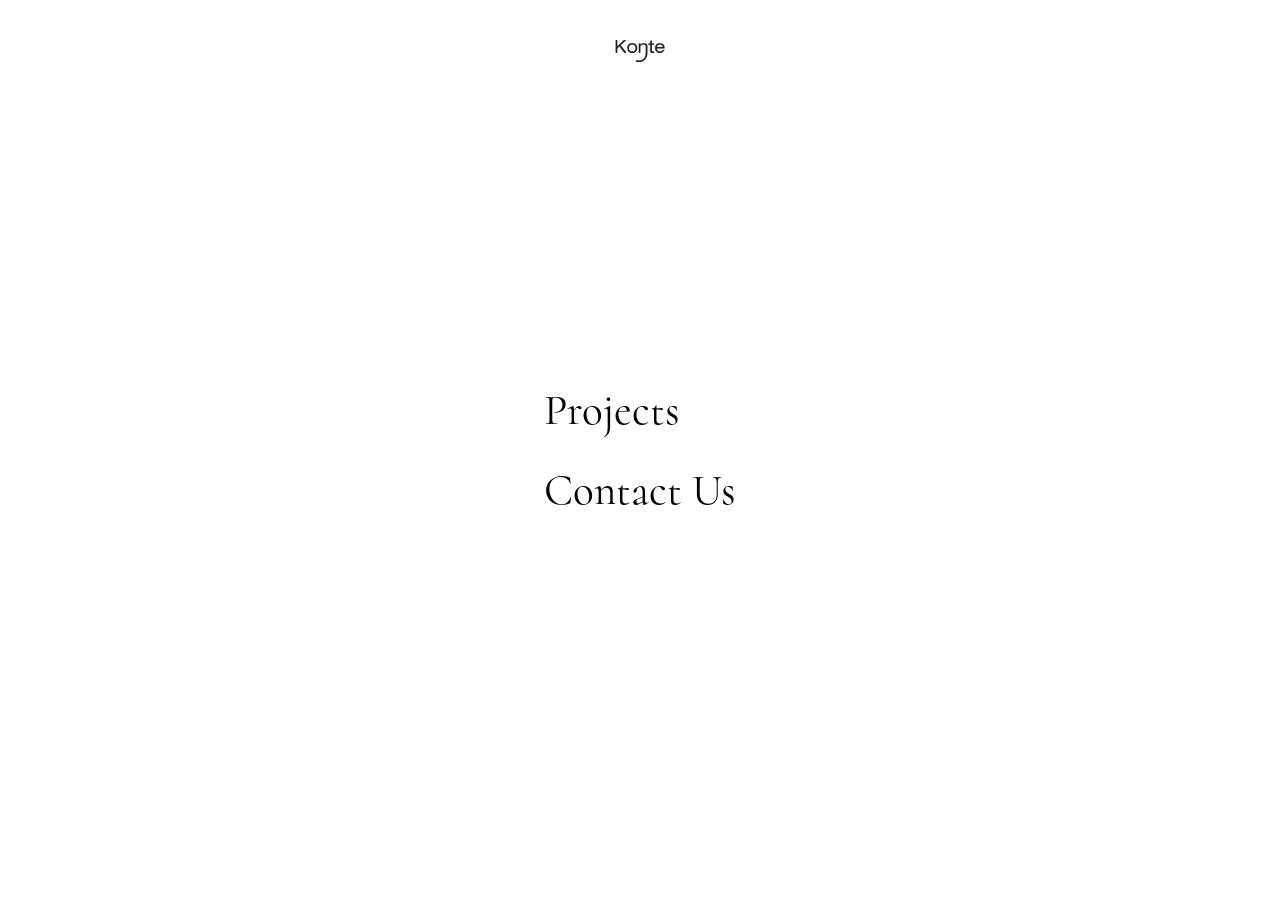
<file: index.html>
<!DOCTYPE html>
<html lang="ko">
<head>
    <meta charset="UTF-8">
    <meta name="viewport" content="width=device-width, initial-scale=1.0">
    <title>Konte Studio</title>
    <link rel="preconnect" href="https://fonts.googleapis.com">
    <link rel="preconnect" href="https://fonts.gstatic.com" crossorigin>
    <link rel="stylesheet" href="style.css">
    <link href="https://fonts.googleapis.com/css2?family=Libre+Baskerville:ital,wght@0,400;0,700;1,400&display=swap" rel="stylesheet">
    <script src="enhance.js" defer></script>
</head>
<body class="home-body">
    <div class="emblem">
        <img decoding="async" src="logo.jpg" alt="Konte Emblem">
    </div>
    <div class="container">
        <nav class="main-menu">
            <ul>
                <li><a href="space.html">Projects</a></li>
                <li><a href="contact.html">Contact Us</a></li>
            </ul>
        </nav>
    </div>
</body>
</html>
</file>
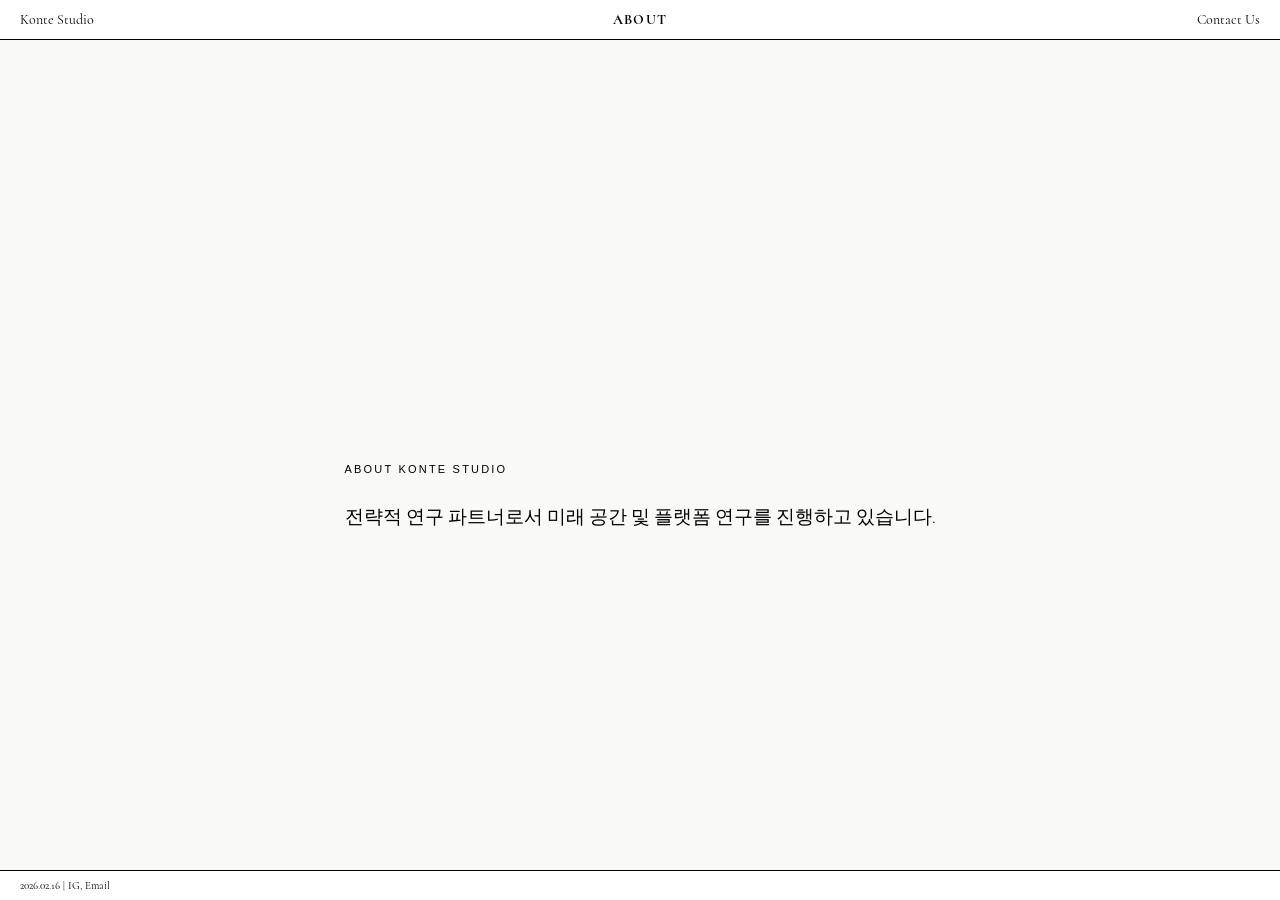
<file: about.html>
<!DOCTYPE html>
<html lang="ko">
<head>
    <meta charset="UTF-8">
    <meta name="viewport" content="width=device-width, initial-scale=1.0">
    <title>About - Konte Studio</title>
    <link rel="preconnect" href="https://fonts.googleapis.com">
    <link rel="preconnect" href="https://fonts.gstatic.com" crossorigin>
    <link rel="stylesheet" href="style.css">
    <link href="https://fonts.googleapis.com/css2?family=Libre+Baskerville:ital,wght@0,400;0,700;1,400&display=swap" rel="stylesheet">
    <script src="enhance.js" defer></script>
</head>
<body class="contact-body">
    <header class="header">
        <div class="left"><a href="index.html" class="logo-text">Konte Studio</a></div>
        <div class="center">About</div>
        <div class="right"><a href="contact.html">Contact Us</a></div>
    </header>
    <div class="contact-container" style="padding-top: 100px;">
        <div class="contact-section" style="max-width: 600px; margin: 0 auto; text-align: left;">
            <h3 class="contact-label">ABOUT KONTE STUDIO</h3>
            <p class="contact-info" style="font-size: 1.2rem; line-height: 1.6;">전략적 연구 파트너로서 미래 공간 및 플랫폼 연구를 진행하고 있습니다.</p>
        </div>
    </div>
    <footer class="footer" style="width: 100%;">
        2026.02.16 | IG, Email
    </footer>
</body>
</html>
</file>
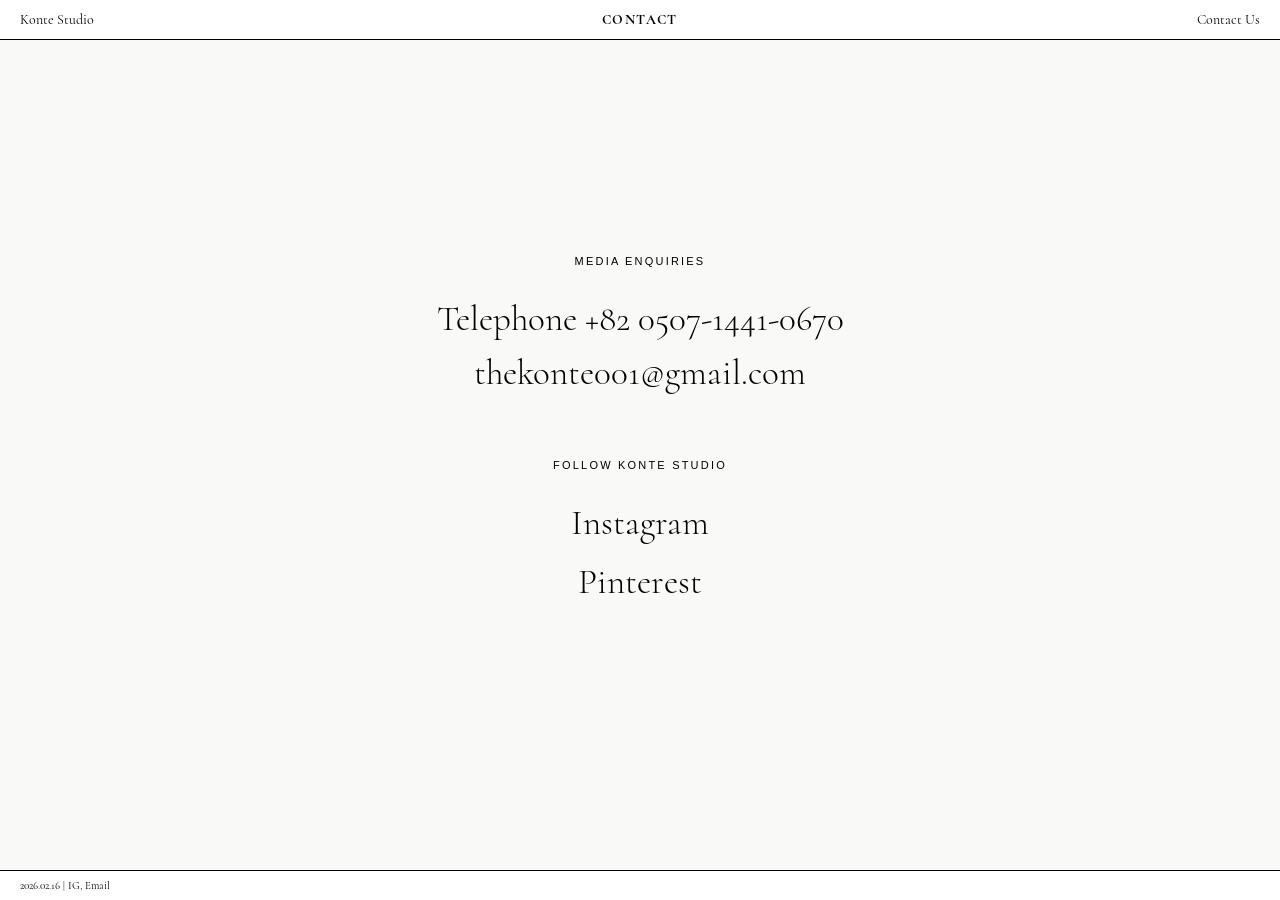
<file: contact.html>
<!DOCTYPE html>
<html lang="ko">
<head>
    <meta charset="UTF-8">
    <meta name="viewport" content="width=device-width, initial-scale=1.0">
    <title>Contact Us - Konte Studio</title>
    <link rel="preconnect" href="https://fonts.googleapis.com">
    <link rel="preconnect" href="https://fonts.gstatic.com" crossorigin>
    <link rel="stylesheet" href="style.css">
    <link href="https://fonts.googleapis.com/css2?family=Libre+Baskerville:ital,wght@0,400;0,700;1,400&display=swap" rel="stylesheet">
    <script src="enhance.js" defer></script>
</head>
<body class="contact-body">
    <header class="header">
        <div class="left"><a href="index.html" class="logo-text">Konte Studio</a></div>
        <div class="center">Contact</div>
        <div class="right"><a href="contact.html">Contact Us</a></div>
    </header>

    <div class="contact-container">
        <section class="contact-section">
            <h3 class="contact-label">MEDIA ENQUIRIES</h3>
            <p class="contact-info">Telephone +82 0507-1441-0670</p>
            <p class="contact-info">thekonte001@gmail.com</p>
        </section>

        <section class="contact-section" style="margin-top: 60px;">
            <h3 class="contact-label">FOLLOW KONTE STUDIO</h3>
            <ul class="social-list">
                <li><a href="https://www.instagram.com/konte_studio/">Instagram</a></li>
                <li><a href="#">Pinterest</a></li>
            </ul>
        </section>
    </div>

    <footer class="footer" style="width: 100%;">
        2026.02.16 | IG, Email
    </footer>
</body>
</html>
</file>
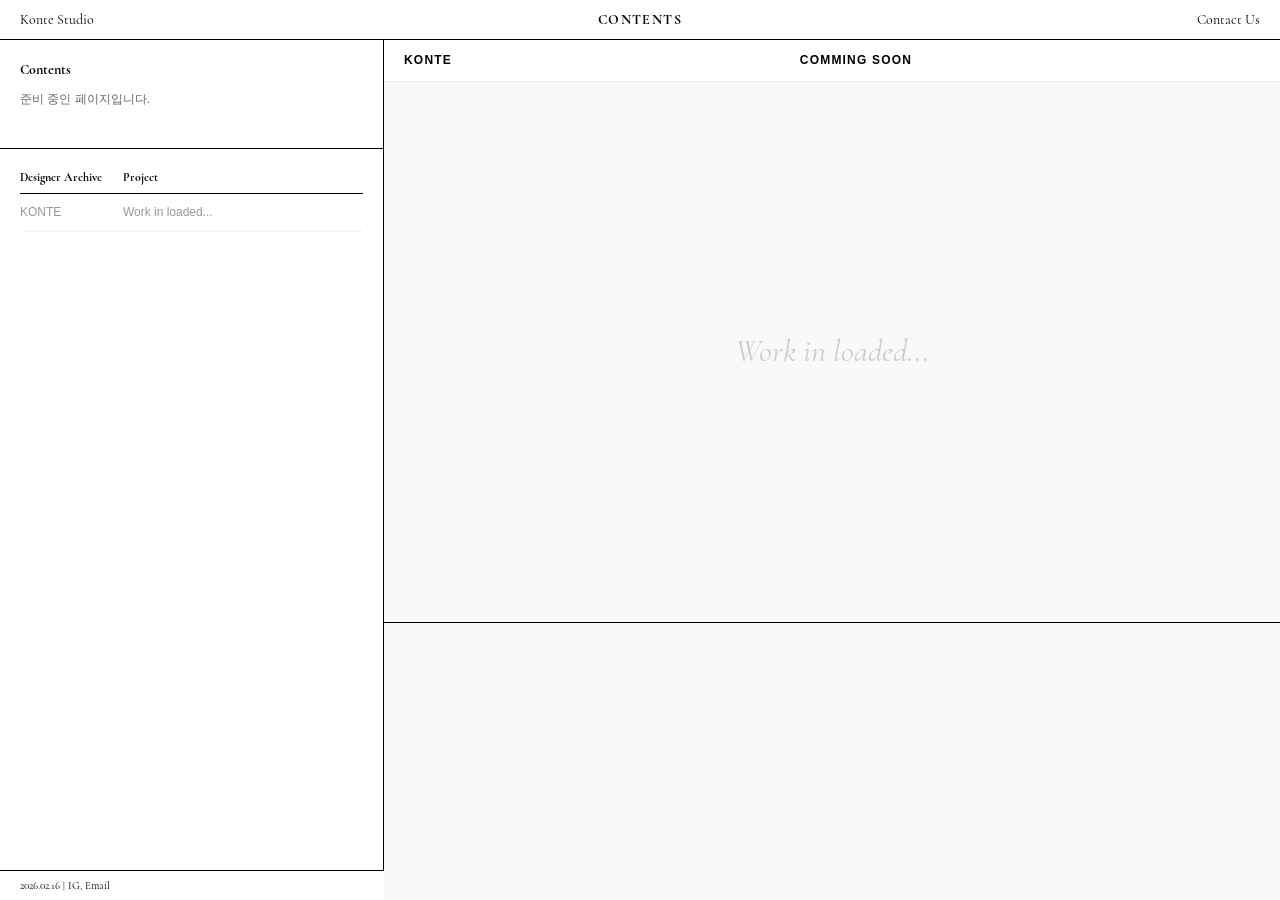
<file: contents.html>
<!DOCTYPE html>
<html lang="ko">
<head>
    <meta charset="UTF-8">
    <meta name="viewport" content="width=device-width, initial-scale=1.0">
    <title>Contents - Konte Studio</title>
    <link rel="preconnect" href="https://fonts.googleapis.com">
    <link rel="preconnect" href="https://fonts.gstatic.com" crossorigin>
    <link rel="stylesheet" href="style.css">
    <script src="drag-scroll.js" defer></script>
    <script src="enhance.js" defer></script>
</head>
<body class="archive-page">
    <header class="header">
        <div class="left"><a href="index.html" class="logo-text">Konte Studio</a></div>
        <div class="center">Contents</div>
        <div class="right"><a href="contact.html">Contact Us</a></div>
    </header>

    <main class="main-content">
        <section class="sidebar">
            <div class="sidebar-top">
                <div class="info-grid">
                    <div class="info-item">
                        <span class="info-label">Contents</span>
                        <p class="info-text">준비 중인 페이지입니다.</p>
                    </div>
                </div>
            </div>

            <div class="sidebar-list-area">
                <div class="sidebar-header">
                    <div class="col-client">Designer Archive</div>
                    <div class="col-project">Project</div>
                </div>
                <div class="list-container">
                    <div class="list-item"><div class="col-client">KONTE</div><div class="col-project">Work in loaded...</div></div>
                </div>
            </div>
        </section>

        <section class="gallery">
            <div class="gallery-item">
                <div class="gallery-header">
                    <span>KONTE</span>
                    <span>COMMING SOON</span>
                    <span></span>
                </div>
                <div class="gallery-image-container" style="display: flex; justify-content: center; align-items: center; height: 60vh; font-family: 'Cormorant', serif; font-style: italic; font-size: 2rem; color: #ccc;">
                    Work in loaded...
                </div>
            </div>
        </section>
    </main>

    <footer class="footer">
        2026.02.16 | IG, Email
    </footer>
</body>
</html>
</file>
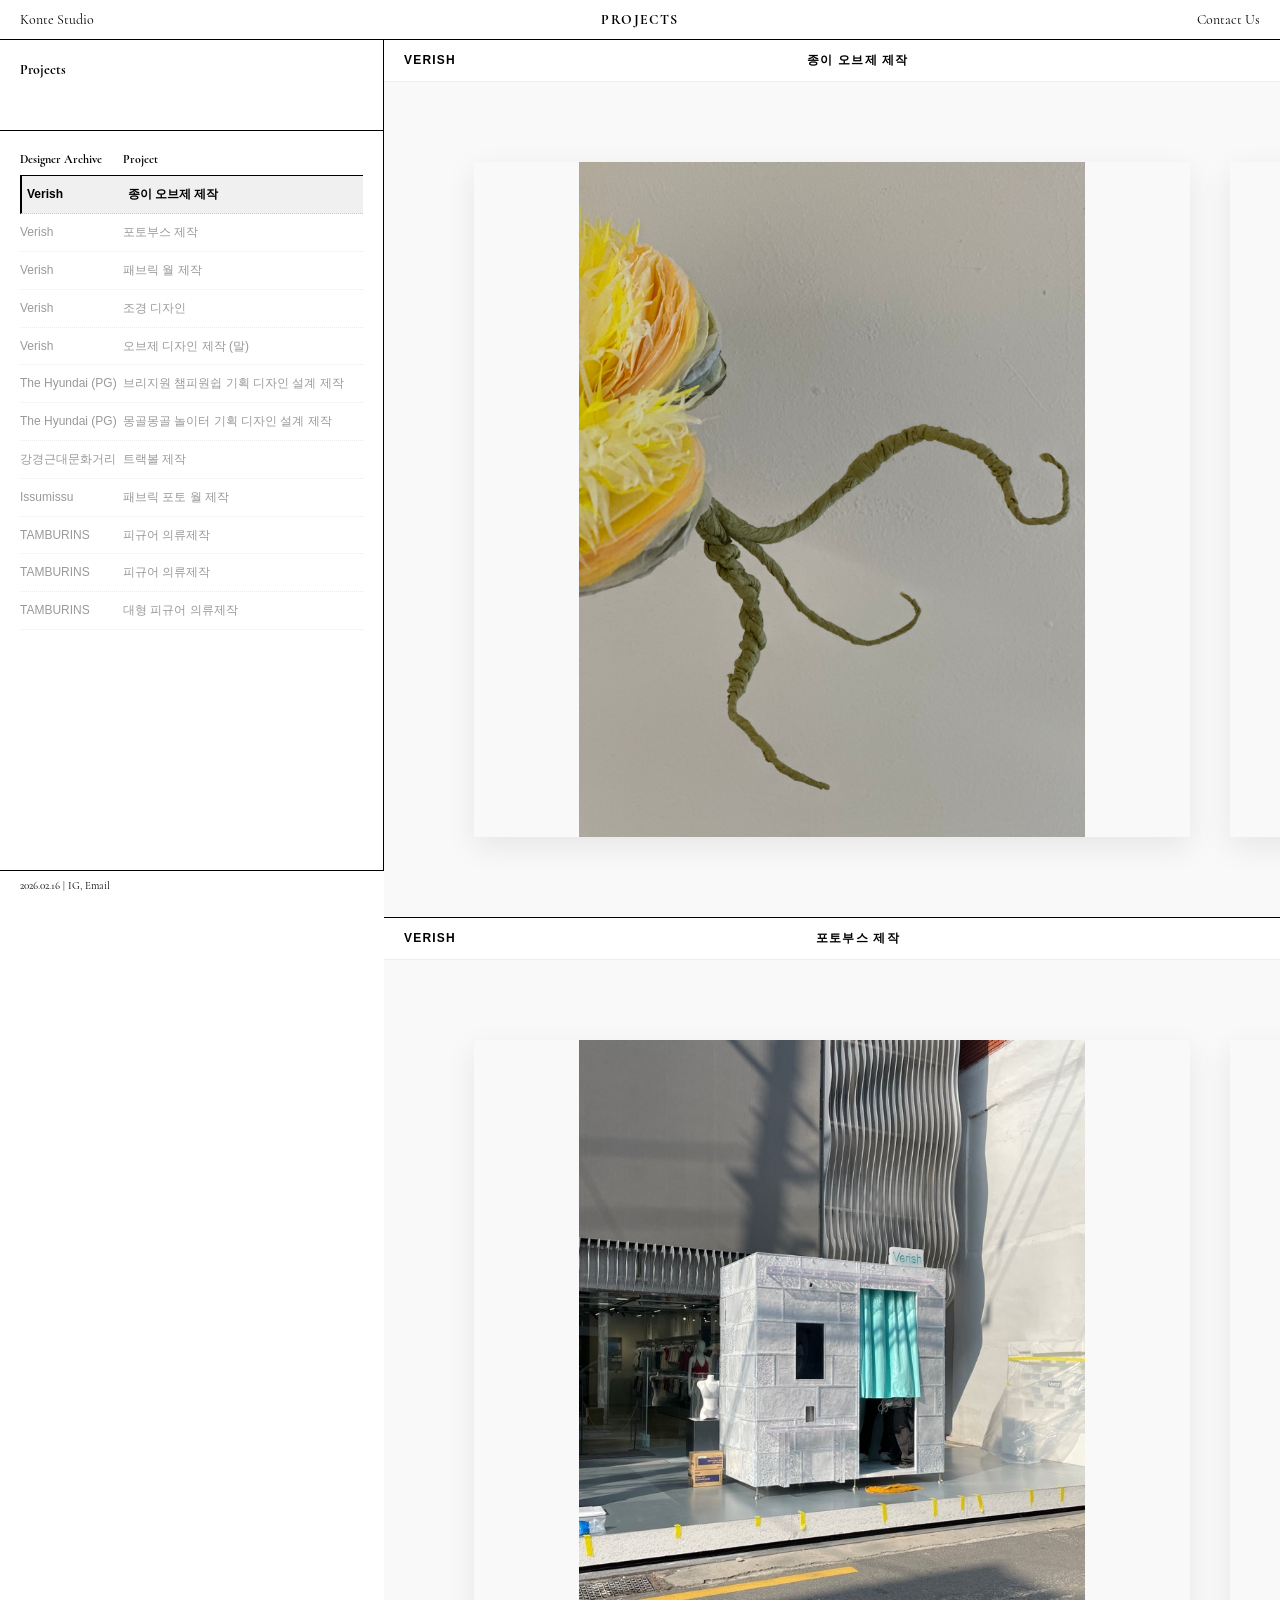
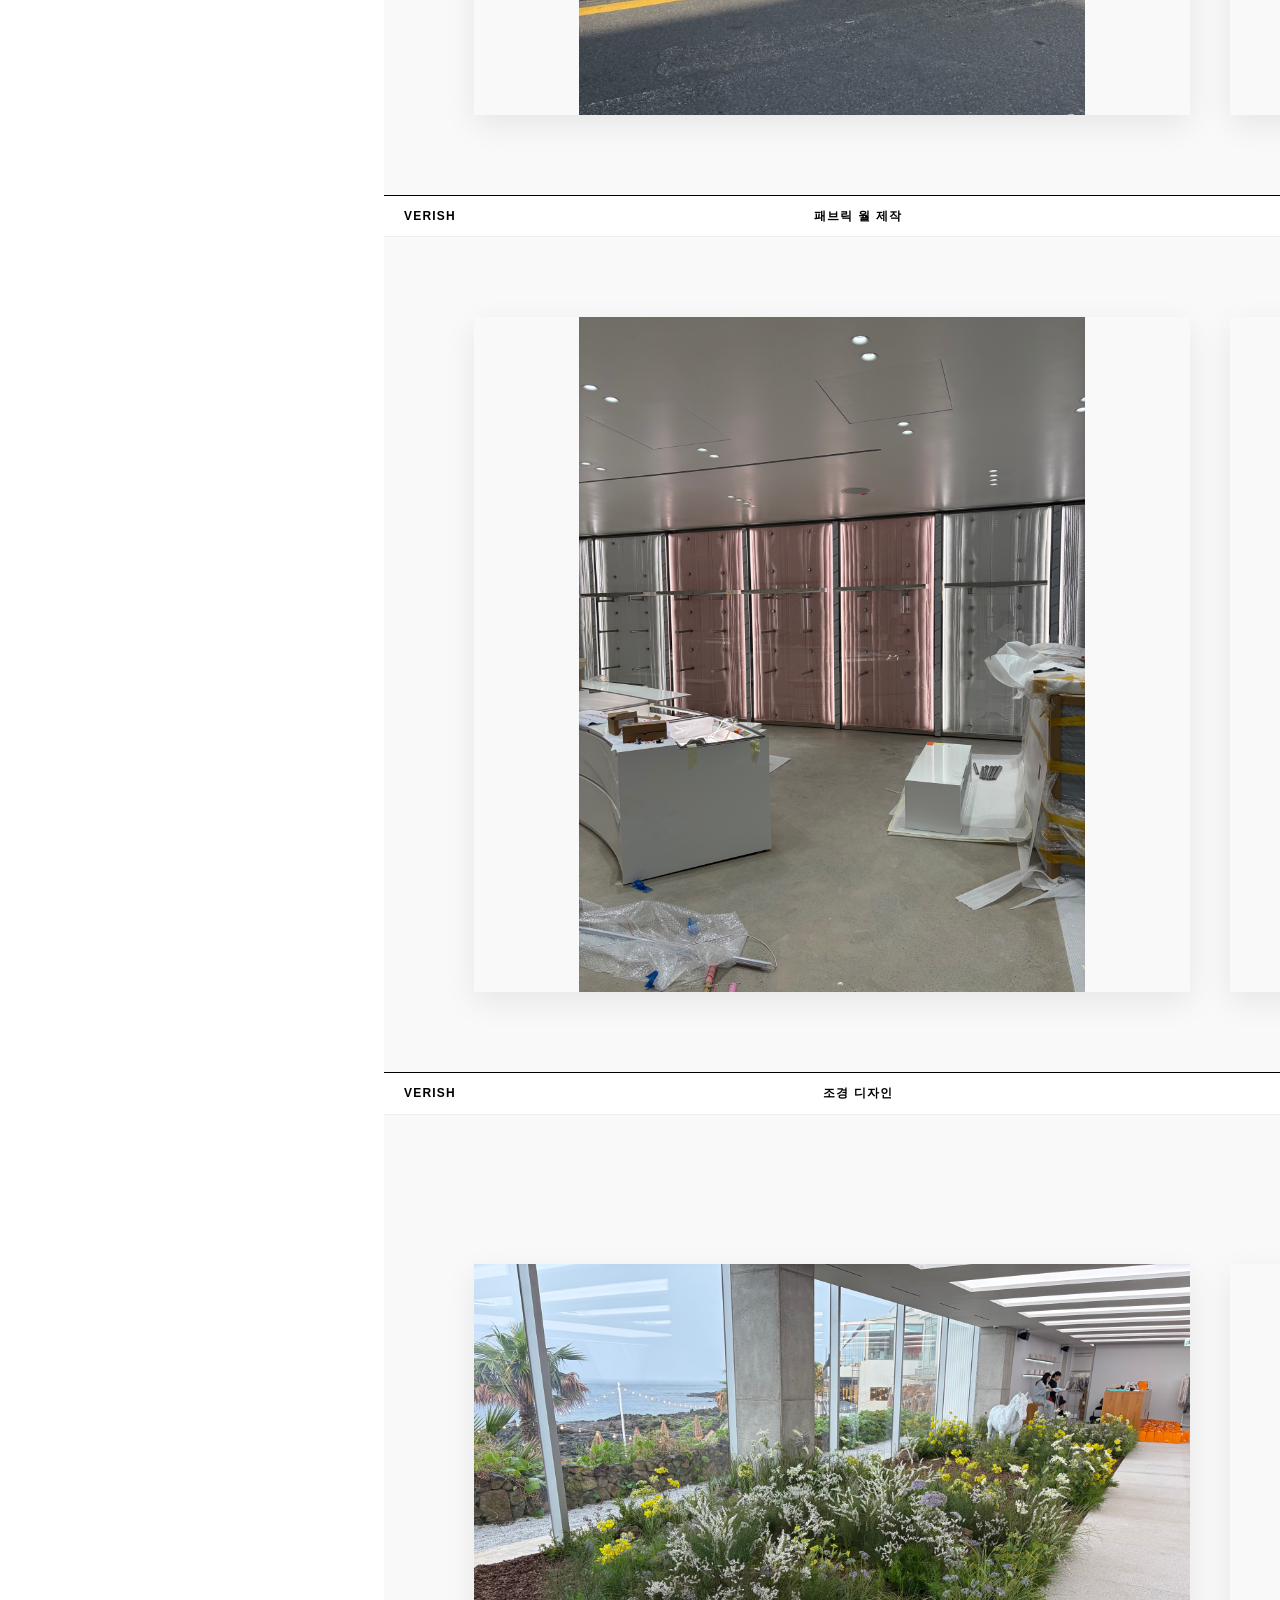
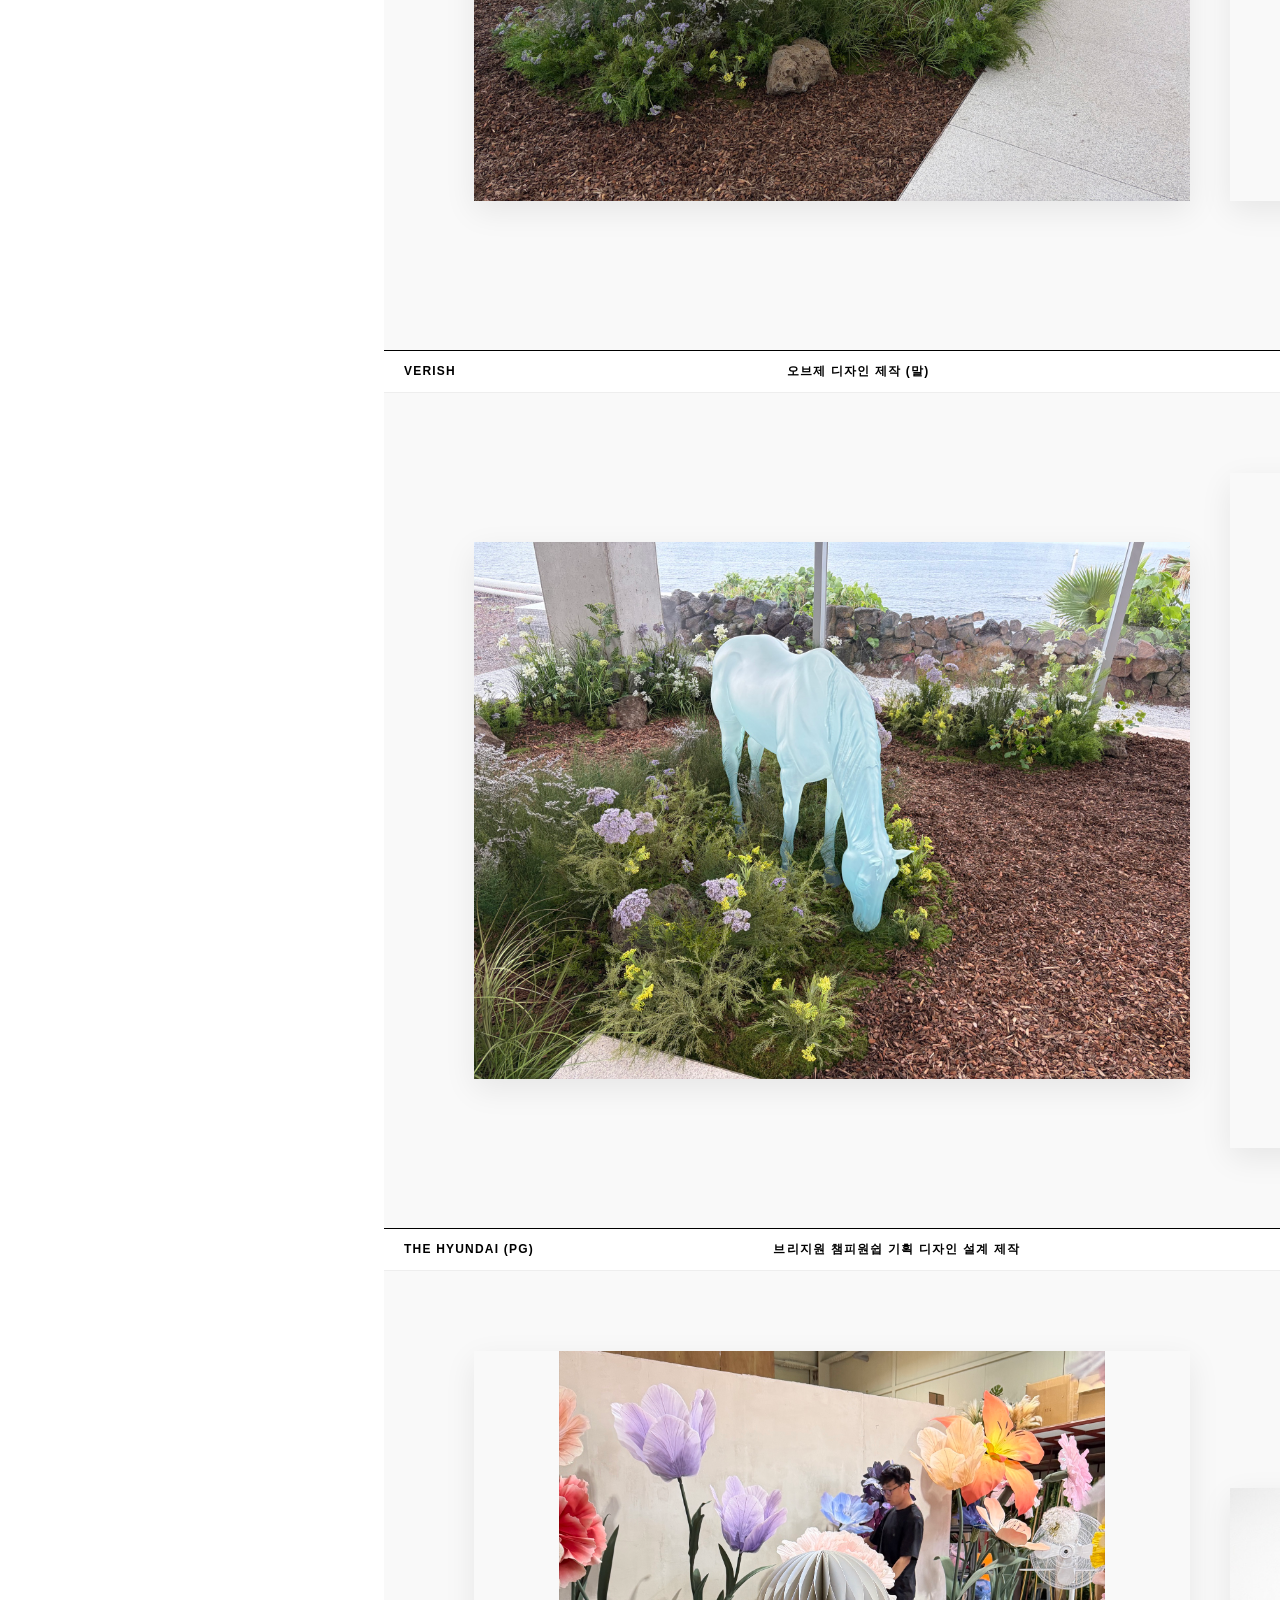
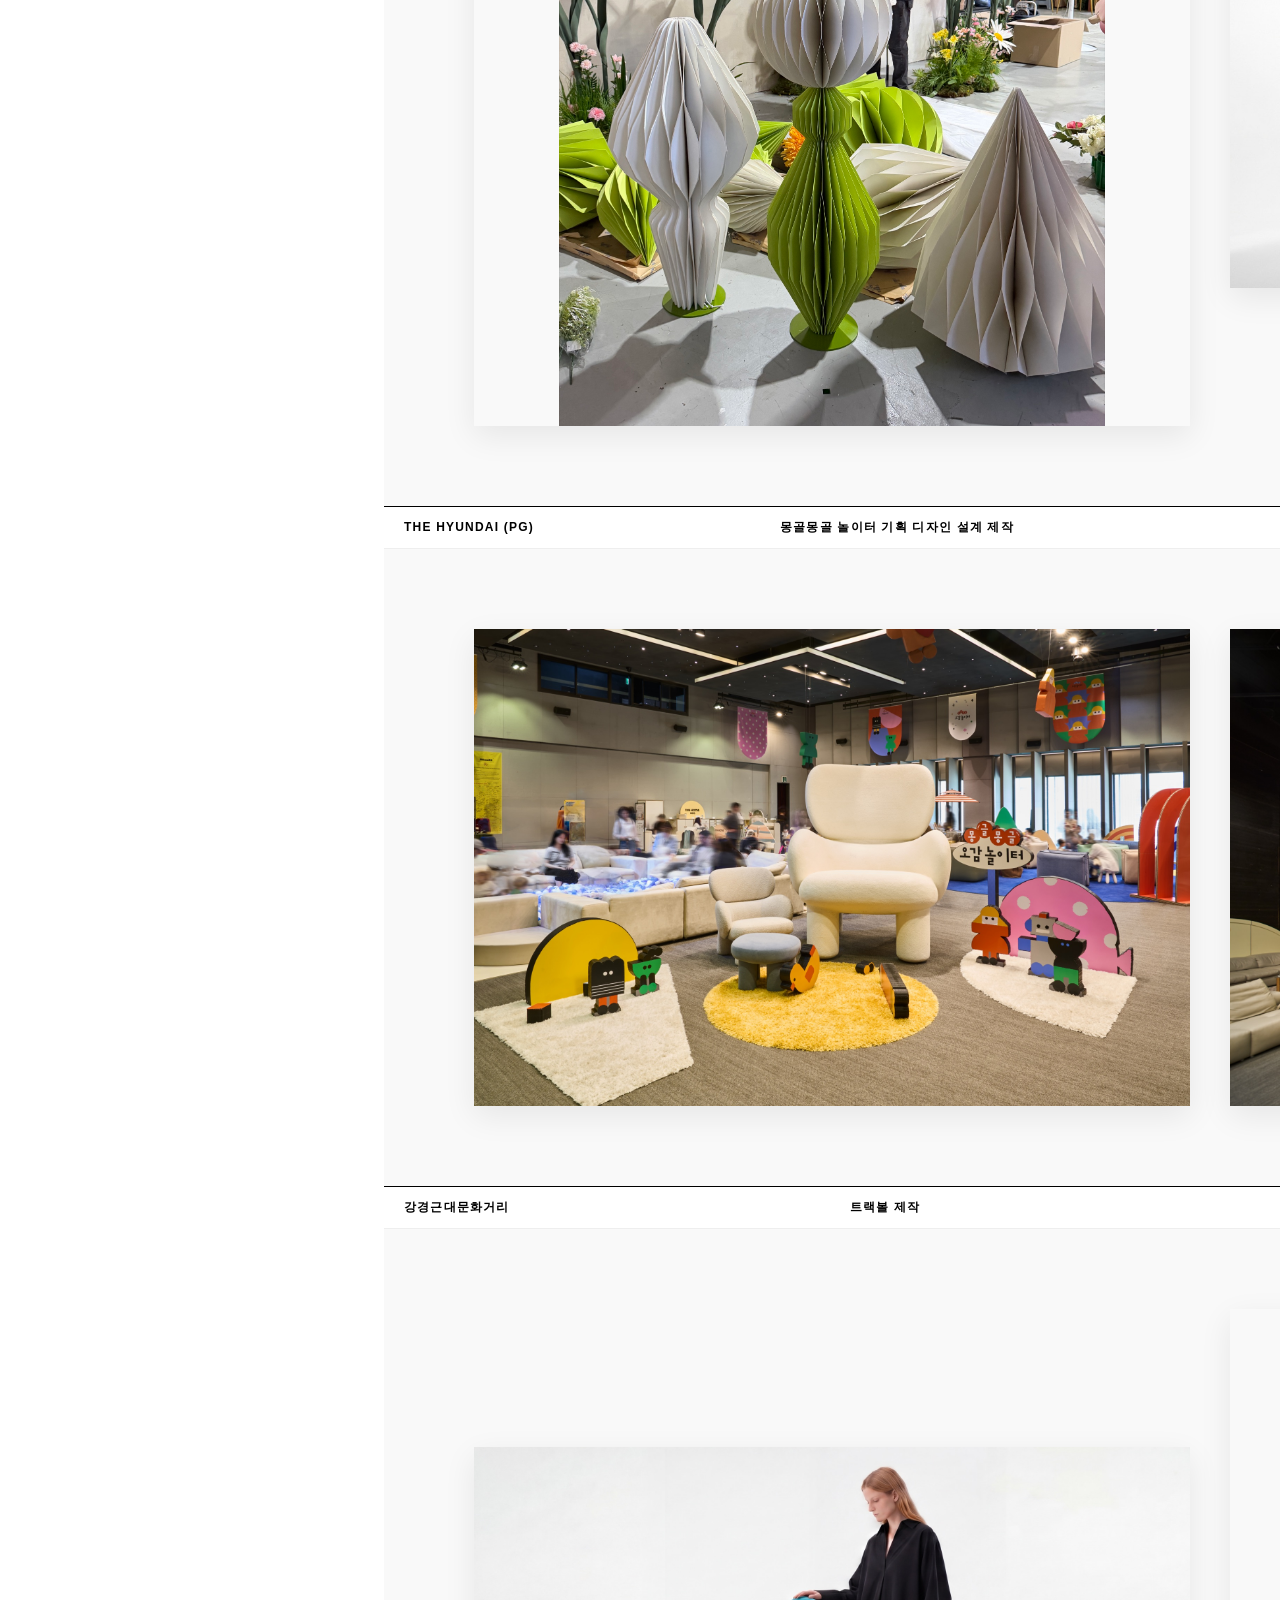
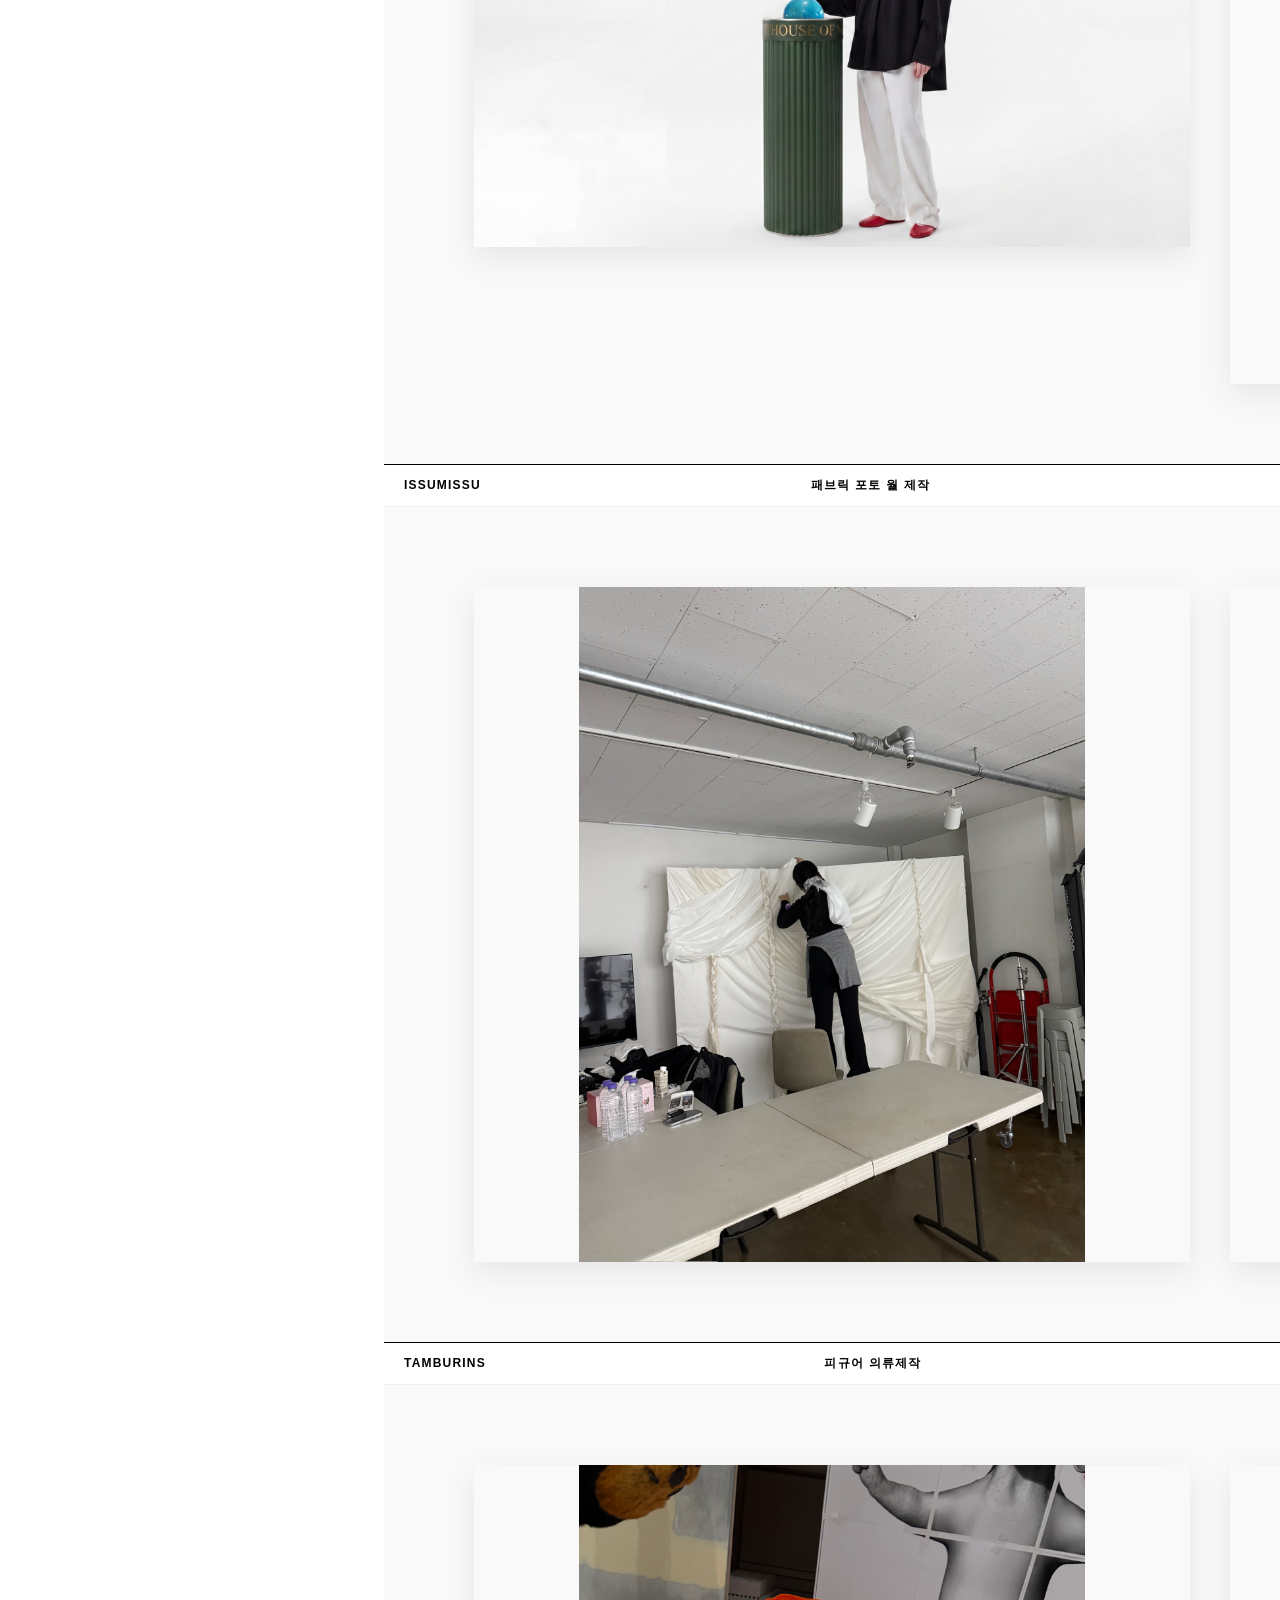
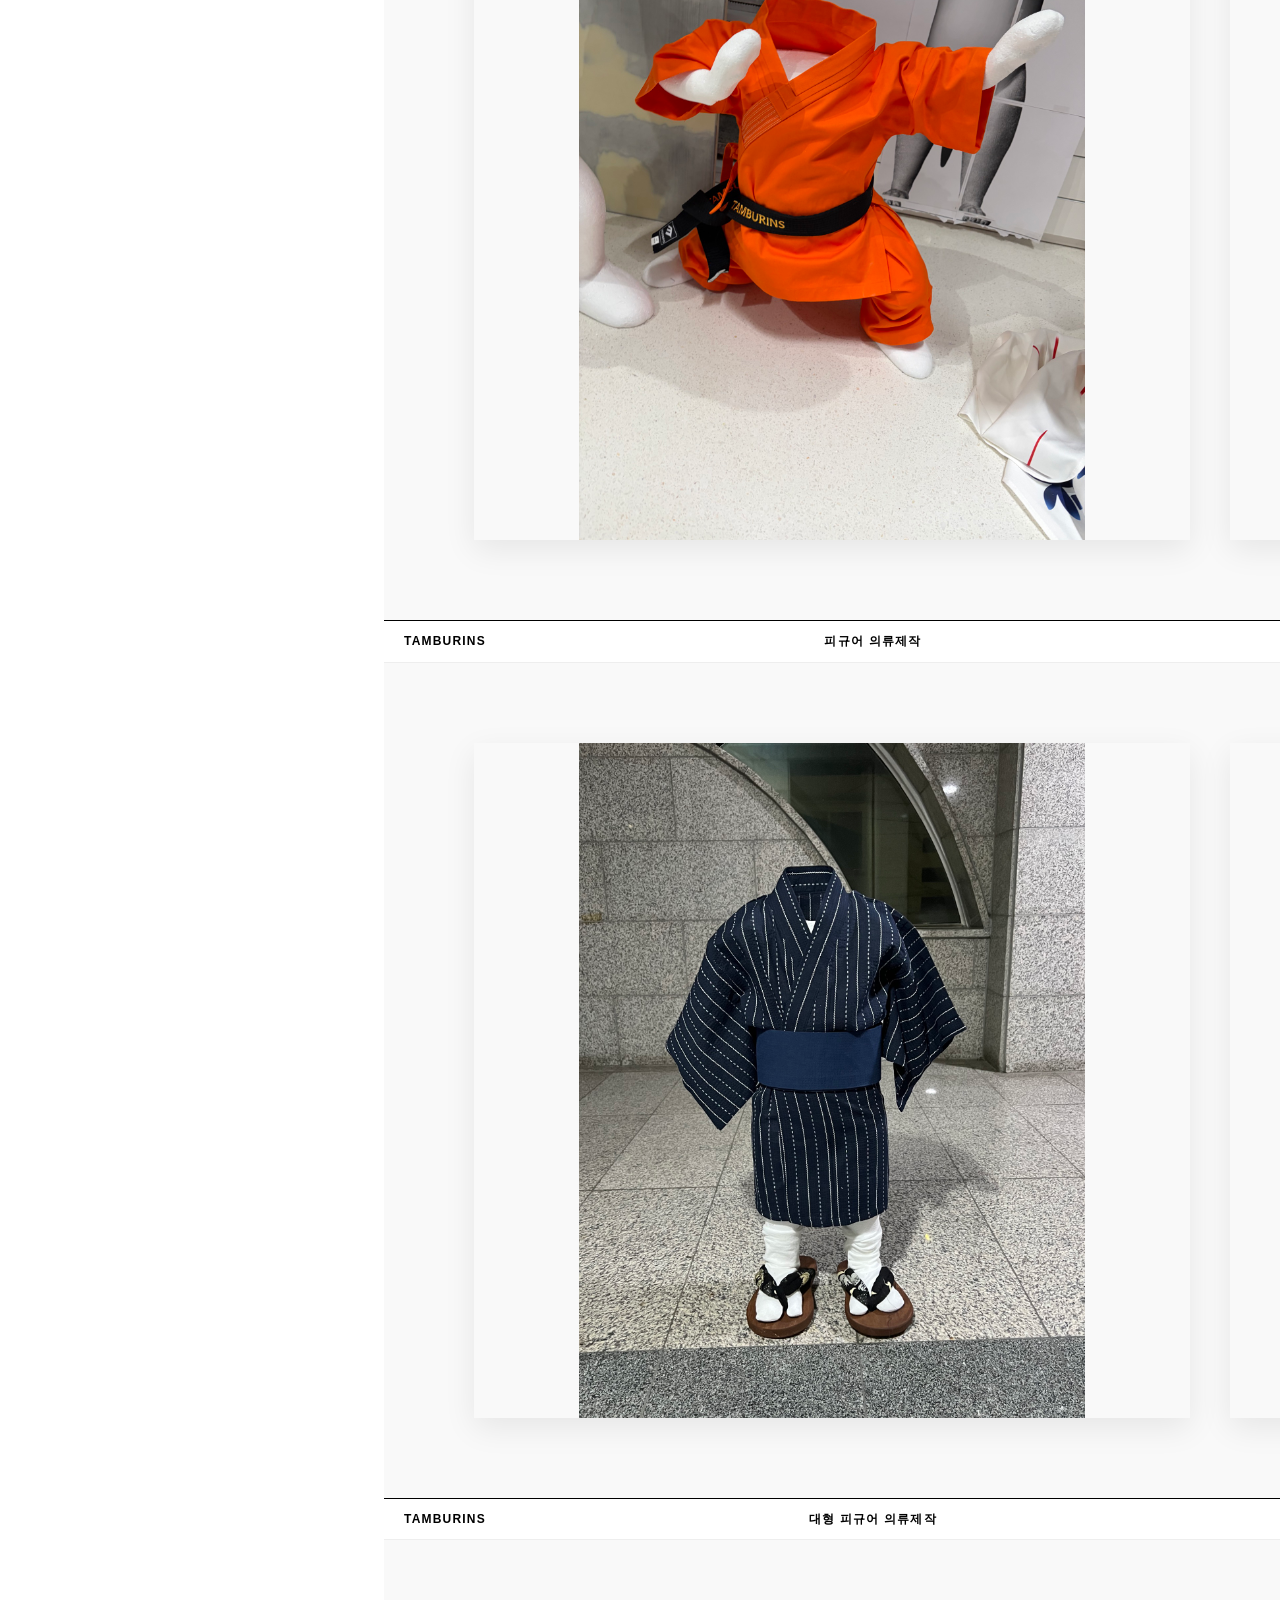
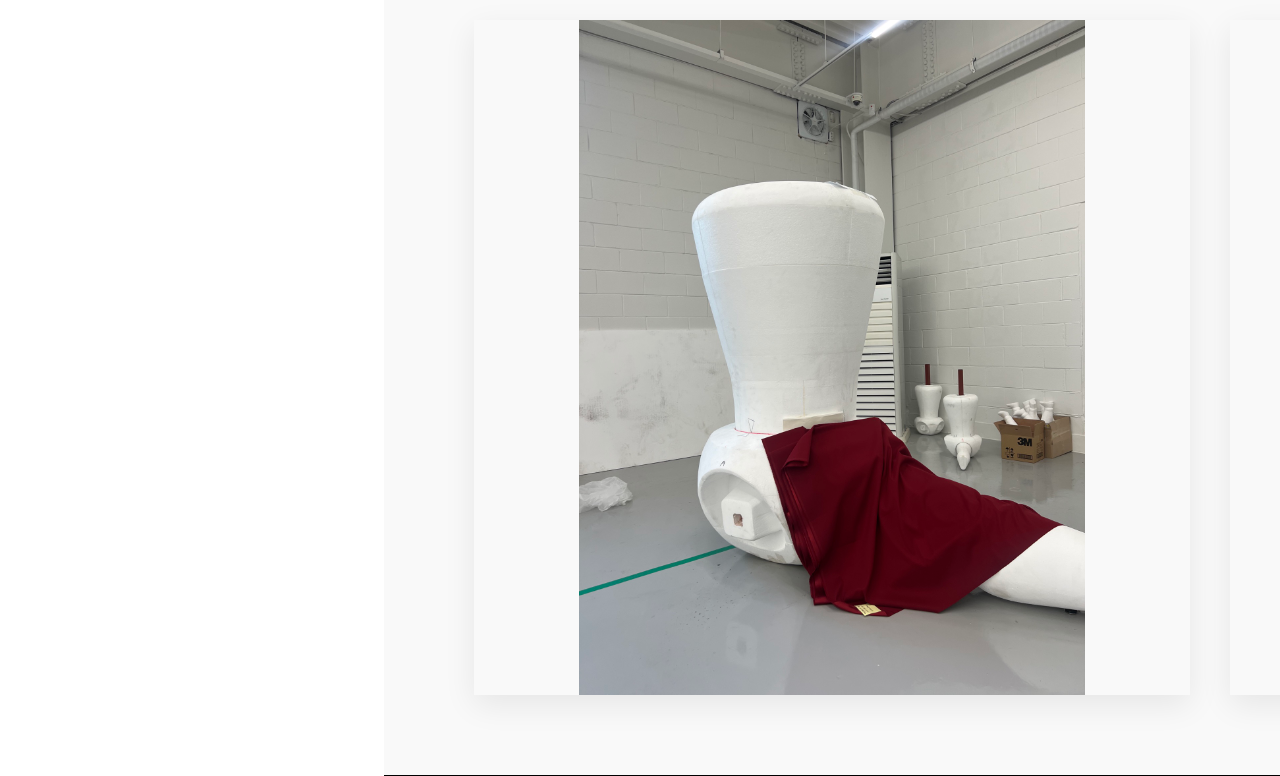
<file: space.html>
<!DOCTYPE html>
<html lang="ko">
<head>
    <meta charset="UTF-8">
    <meta name="viewport" content="width=device-width, initial-scale=1.0">
    <title>Space - Konte Studio</title>
    <link rel="preconnect" href="https://fonts.googleapis.com">
    <link rel="preconnect" href="https://fonts.gstatic.com" crossorigin>
    <link rel="stylesheet" href="style.css">
    <link href="https://fonts.googleapis.com/css2?family=Libre+Baskerville:wght@400;700&display=swap" rel="stylesheet">
    <script src="drag-scroll.js" defer></script>
    <script src="enhance.js" defer></script>
</head>
<body class="archive-page">
    <header class="header">
        <div class="left"><a href="index.html" class="logo-text">Konte Studio</a></div>
        <div class="center">Projects</div>
        <div class="right"><a href="contact.html">Contact Us</a></div>
    </header>

    <main class="main-content">
        <!-- Left Sidebar -->
        <section class="sidebar">
            <div class="sidebar-top">
                <div class="info-grid">
                    <div class="info-item">
                        <span class="info-label">Projects</span>
                    </div>
                </div>
            </div>

            <div class="sidebar-list-area" id="sidebar-list">
                <div class="sidebar-header">
                    <div class="col-client">Designer Archive</div>
                    <div class="col-project">Project</div>
                </div>
                <div class="list-container">
                    <div class="list-item" id="link-p01" onclick="scrollToProject('p01')"><div class="col-client">Verish</div><div class="col-project">종이 오브제 제작</div></div>
                    <div class="list-item" id="link-p02" onclick="scrollToProject('p02')"><div class="col-client">Verish</div><div class="col-project">포토부스 제작</div></div>
                    <div class="list-item" id="link-p03" onclick="scrollToProject('p03')"><div class="col-client">Verish</div><div class="col-project">패브릭 월 제작</div></div>
                    <div class="list-item" id="link-p04" onclick="scrollToProject('p04')"><div class="col-client">Verish</div><div class="col-project">조경 디자인</div></div>
                    <div class="list-item" id="link-p05" onclick="scrollToProject('p05')"><div class="col-client">Verish</div><div class="col-project">오브제 디자인 제작 (말)</div></div>
                    <div class="list-item" id="link-p06" onclick="scrollToProject('p06')"><div class="col-client">The Hyundai (PG)</div><div class="col-project">브리지원 챔피원쉽 기획 디자인 설계 제작</div></div>
                    <div class="list-item" id="link-p07" onclick="scrollToProject('p07')"><div class="col-client">The Hyundai (PG)</div><div class="col-project">몽골몽골 놀이터 기획 디자인 설계 제작</div></div>
                    <div class="list-item" id="link-p08" onclick="scrollToProject('p08')"><div class="col-client">강경근대문화거리</div><div class="col-project">트랙볼 제작</div></div>
                    <div class="list-item" id="link-p09" onclick="scrollToProject('p09')"><div class="col-client">Issumissu</div><div class="col-project">패브릭 포토 월 제작</div></div>
                    <div class="list-item" id="link-p10" onclick="scrollToProject('p10')"><div class="col-client">TAMBURINS</div><div class="col-project">피규어 의류제작</div></div>
                    <div class="list-item" id="link-p11" onclick="scrollToProject('p11')"><div class="col-client">TAMBURINS</div><div class="col-project">피규어 의류제작</div></div>
                    <div class="list-item" id="link-p12" onclick="scrollToProject('p12')"><div class="col-client">TAMBURINS</div><div class="col-project">대형 피규어 의류제작</div></div>
                </div>
            </div>
        </section>

        <!-- Right Content: Gallery View -->
        <section class="gallery" id="gallery-root">
            <div class="gallery-item" id="p01">
                <div class="gallery-header"><span>Verish</span><span>종이 오브제 제작</span><span></span></div>
                <div class="gallery-image-container">
                    <img loading="lazy" decoding="async" src="images/projects/p01-sonc-paper/01.jpg" alt="종이 오브제 제작 1">
                    <img loading="lazy" decoding="async" src="images/projects/p01-sonc-paper/02.jpg" alt="종이 오브제 제작 2">
                    <img loading="lazy" decoding="async" src="images/projects/p01-sonc-paper/03.jpg" alt="종이 오브제 제작 3">
                    <img loading="lazy" decoding="async" src="images/projects/p01-sonc-paper/04.jpg" alt="종이 오브제 제작 4">
                    <img loading="lazy" decoding="async" src="images/projects/p01-sonc-paper/05.jpg" alt="종이 오브제 제작 5">
                    <img loading="lazy" decoding="async" src="images/projects/p01-sonc-paper/06.jpg" alt="종이 오브제 제작 6">
                    <img loading="lazy" decoding="async" src="images/projects/p01-sonc-paper/07.jpg" alt="종이 오브제 제작 7">
                </div>
            </div>
            <div class="gallery-item" id="p02">
                <div class="gallery-header"><span>Verish</span><span>포토부스 제작</span><span></span></div>
                <div class="gallery-image-container">
                    <img loading="lazy" decoding="async" src="images/projects/p02-verish-photobooth/01.jpg" alt="포토부스 제작 1">
                    <img loading="lazy" decoding="async" src="images/projects/p02-verish-photobooth/02.jpg" alt="포토부스 제작 2">
                    <img loading="lazy" decoding="async" src="images/projects/p02-verish-photobooth/03.jpg" alt="포토부스 제작 3">
                    <img loading="lazy" decoding="async" src="images/projects/p02-verish-photobooth/04.jpg" alt="포토부스 제작 4">
                    <img loading="lazy" decoding="async" src="images/projects/p02-verish-photobooth/05.jpg" alt="포토부스 제작 5">
                    <img loading="lazy" decoding="async" src="images/projects/p02-verish-photobooth/06.jpg" alt="포토부스 제작 6">
                    <img loading="lazy" decoding="async" src="images/projects/p02-verish-photobooth/07.jpg" alt="포토부스 제작 7">
                    <img loading="lazy" decoding="async" src="images/projects/p02-verish-photobooth/08.jpg" alt="포토부스 제작 8">
                    <img loading="lazy" decoding="async" src="images/projects/p02-verish-photobooth/09.jpg" alt="포토부스 제작 9">
                    <img loading="lazy" decoding="async" src="images/projects/p02-verish-photobooth/10.jpg" alt="포토부스 제작 10">
                    <img loading="lazy" decoding="async" src="images/projects/p02-verish-photobooth/11.jpg" alt="포토부스 제작 11">
                    <img loading="lazy" decoding="async" src="images/projects/p02-verish-photobooth/12.jpg" alt="포토부스 제작 12">
                    <img loading="lazy" decoding="async" src="images/projects/p02-verish-photobooth/13.jpg" alt="포토부스 제작 13">
                    <img loading="lazy" decoding="async" src="images/projects/p02-verish-photobooth/14.jpg" alt="포토부스 제작 14">
                    <img loading="lazy" decoding="async" src="images/projects/p02-verish-photobooth/15.jpg" alt="포토부스 제작 15">
                    <img loading="lazy" decoding="async" src="images/projects/p02-verish-photobooth/16.jpg" alt="포토부스 제작 16">
                </div>
            </div>
            <div class="gallery-item" id="p03">
                <div class="gallery-header"><span>Verish</span><span>패브릭 월 제작</span><span></span></div>
                <div class="gallery-image-container">
                    <img loading="lazy" decoding="async" src="images/projects/p03-verish-fabricwall/01.jpeg" alt="패브릭 월 제작 1">
                    <img loading="lazy" decoding="async" src="images/projects/p03-verish-fabricwall/02.jpeg" alt="패브릭 월 제작 2">
                    <img loading="lazy" decoding="async" src="images/projects/p03-verish-fabricwall/03.jpeg" alt="패브릭 월 제작 3">
                    <img loading="lazy" decoding="async" src="images/projects/p03-verish-fabricwall/04.jpeg" alt="패브릭 월 제작 4">
                    <img loading="lazy" decoding="async" src="images/projects/p03-verish-fabricwall/05.jpeg" alt="패브릭 월 제작 5">
                    <img loading="lazy" decoding="async" src="images/projects/p03-verish-fabricwall/06.jpg" alt="패브릭 월 제작 6">
                    <img loading="lazy" decoding="async" src="images/projects/p03-verish-fabricwall/07.jpeg" alt="패브릭 월 제작 7">
                    <img loading="lazy" decoding="async" src="images/projects/p03-verish-fabricwall/08.jpeg" alt="패브릭 월 제작 8">
                    <img loading="lazy" decoding="async" src="images/projects/p03-verish-fabricwall/09.jpeg" alt="패브릭 월 제작 9">
                </div>
            </div>
            <div class="gallery-item" id="p04">
                <div class="gallery-header"><span>Verish</span><span>조경 디자인</span><span></span></div>
                <div class="gallery-image-container">
                    <img loading="lazy" decoding="async" src="images/projects/p04-verish-landscape/01.jpeg" alt="조경 디자인 1">
                    <img loading="lazy" decoding="async" src="images/projects/p04-verish-landscape/02.jpeg" alt="조경 디자인 2">
                    <img loading="lazy" decoding="async" src="images/projects/p04-verish-landscape/03.jpg" alt="조경 디자인 3">
                    <img loading="lazy" decoding="async" src="images/projects/p04-verish-landscape/04.jpg" alt="조경 디자인 4">
                    <img loading="lazy" decoding="async" src="images/projects/p04-verish-landscape/05.jpg" alt="조경 디자인 5">
                    <img loading="lazy" decoding="async" src="images/projects/p04-verish-landscape/06.jpg" alt="조경 디자인 6">
                    <img loading="lazy" decoding="async" src="images/projects/p04-verish-landscape/07.jpg" alt="조경 디자인 7">
                    <img loading="lazy" decoding="async" src="images/projects/p04-verish-landscape/08.jpg" alt="조경 디자인 8">
                    <img loading="lazy" decoding="async" src="images/projects/p04-verish-landscape/09.jpg" alt="조경 디자인 9">
                    <img loading="lazy" decoding="async" src="images/projects/p04-verish-landscape/10.jpeg" alt="조경 디자인 10">
                    <img loading="lazy" decoding="async" src="images/projects/p04-verish-landscape/11.jpeg" alt="조경 디자인 11">
                    <img loading="lazy" decoding="async" src="images/projects/p04-verish-landscape/12.jpeg" alt="조경 디자인 12">
                    <img loading="lazy" decoding="async" src="images/projects/p04-verish-landscape/13.jpeg" alt="조경 디자인 13">
                    <img loading="lazy" decoding="async" src="images/projects/p04-verish-landscape/14.jpeg" alt="조경 디자인 14">
                    <img loading="lazy" decoding="async" src="images/projects/p04-verish-landscape/15.jpeg" alt="조경 디자인 15">
                    <img loading="lazy" decoding="async" src="images/projects/p04-verish-landscape/16.jpeg" alt="조경 디자인 16">
                    <img loading="lazy" decoding="async" src="images/projects/p04-verish-landscape/17.jpeg" alt="조경 디자인 17">
                    <img loading="lazy" decoding="async" src="images/projects/p04-verish-landscape/18.jpeg" alt="조경 디자인 18">
                    <img loading="lazy" decoding="async" src="images/projects/p04-verish-landscape/19.jpeg" alt="조경 디자인 19">
                </div>
            </div>
            <div class="gallery-item" id="p05">
                <div class="gallery-header"><span>Verish</span><span>오브제 디자인 제작 (말)</span><span></span></div>
                <div class="gallery-image-container">
                    <img loading="lazy" decoding="async" src="images/projects/p05-verish-object-horse/01.jpeg" alt="오브제 디자인 제작 (말) 1">
                    <img loading="lazy" decoding="async" src="images/projects/p05-verish-object-horse/02.jpeg" alt="오브제 디자인 제작 (말) 2">
                    <img loading="lazy" decoding="async" src="images/projects/p05-verish-object-horse/03.jpeg" alt="오브제 디자인 제작 (말) 3">
                    <img loading="lazy" decoding="async" src="images/projects/p05-verish-object-horse/04.jpg" alt="오브제 디자인 제작 (말) 4">
                    <img loading="lazy" decoding="async" src="images/projects/p05-verish-object-horse/05.jpeg" alt="오브제 디자인 제작 (말) 5">
                    <img loading="lazy" decoding="async" src="images/projects/p05-verish-object-horse/06.jpeg" alt="오브제 디자인 제작 (말) 6">
                    <img loading="lazy" decoding="async" src="images/projects/p05-verish-object-horse/07.jpg" alt="오브제 디자인 제작 (말) 7">
                    <img loading="lazy" decoding="async" src="images/projects/p05-verish-object-horse/08.jpg" alt="오브제 디자인 제작 (말) 8">
                    <img loading="lazy" decoding="async" src="images/projects/p05-verish-object-horse/09.jpg" alt="오브제 디자인 제작 (말) 9">
                    <img loading="lazy" decoding="async" src="images/projects/p05-verish-object-horse/10.jpeg" alt="오브제 디자인 제작 (말) 10">
                    <img loading="lazy" decoding="async" src="images/projects/p05-verish-object-horse/11.jpeg" alt="오브제 디자인 제작 (말) 11">
                    <img loading="lazy" decoding="async" src="images/projects/p05-verish-object-horse/12.jpeg" alt="오브제 디자인 제작 (말) 12">
                    <img loading="lazy" decoding="async" src="images/projects/p05-verish-object-horse/13.jpeg" alt="오브제 디자인 제작 (말) 13">
                    <img loading="lazy" decoding="async" src="images/projects/p05-verish-object-horse/14.jpeg" alt="오브제 디자인 제작 (말) 14">
                    <img loading="lazy" decoding="async" src="images/projects/p05-verish-object-horse/15.jpeg" alt="오브제 디자인 제작 (말) 15">
                    <img loading="lazy" decoding="async" src="images/projects/p05-verish-object-horse/16.jpeg" alt="오브제 디자인 제작 (말) 16">
                    <img loading="lazy" decoding="async" src="images/projects/p05-verish-object-horse/17.jpeg" alt="오브제 디자인 제작 (말) 17">
                    <img loading="lazy" decoding="async" src="images/projects/p05-verish-object-horse/18.jpeg" alt="오브제 디자인 제작 (말) 18">
                    <img loading="lazy" decoding="async" src="images/projects/p05-verish-object-horse/19.jpeg" alt="오브제 디자인 제작 (말) 19">
                </div>
            </div>
            <div class="gallery-item" id="p06">
                <div class="gallery-header"><span>The Hyundai (PG)</span><span>브리지원 챔피원쉽 기획 디자인 설계 제작</span><span></span></div>
                <div class="gallery-image-container">
                    <img loading="lazy" decoding="async" src="images/projects/p06-hyundai-bridgeone/01.jpg" alt="브리지원 챔피원쉽 기획 디자인 설계 제작 1">
                    <img loading="lazy" decoding="async" src="images/projects/p06-hyundai-bridgeone/02.jpg" alt="브리지원 챔피원쉽 기획 디자인 설계 제작 2">
                    <img loading="lazy" decoding="async" src="images/projects/p06-hyundai-bridgeone/03.jpg" alt="브리지원 챔피원쉽 기획 디자인 설계 제작 3">
                </div>
            </div>
            <div class="gallery-item" id="p07">
                <div class="gallery-header"><span>The Hyundai (PG)</span><span>몽골몽골 놀이터 기획 디자인 설계 제작</span><span></span></div>
                <div class="gallery-image-container">
                    <img loading="lazy" decoding="async" src="images/projects/p07-hyundai-mongol/01.jpg" alt="몽골몽골 놀이터 기획 디자인 설계 제작 1">
                    <img loading="lazy" decoding="async" src="images/projects/p07-hyundai-mongol/02.jpg" alt="몽골몽골 놀이터 기획 디자인 설계 제작 2">
                    <img loading="lazy" decoding="async" src="images/projects/p07-hyundai-mongol/03.jpg" alt="몽골몽골 놀이터 기획 디자인 설계 제작 3">
                    <img loading="lazy" decoding="async" src="images/projects/p07-hyundai-mongol/04.jpg" alt="몽골몽골 놀이터 기획 디자인 설계 제작 4">
                    <img loading="lazy" decoding="async" src="images/projects/p07-hyundai-mongol/05.jpg" alt="몽골몽골 놀이터 기획 디자인 설계 제작 5">
                    <img loading="lazy" decoding="async" src="images/projects/p07-hyundai-mongol/06.jpg" alt="몽골몽골 놀이터 기획 디자인 설계 제작 6">
                    <img loading="lazy" decoding="async" src="images/projects/p07-hyundai-mongol/07.jpg" alt="몽골몽골 놀이터 기획 디자인 설계 제작 7">
                    <img loading="lazy" decoding="async" src="images/projects/p07-hyundai-mongol/08.jpg" alt="몽골몽골 놀이터 기획 디자인 설계 제작 8">
                    <img loading="lazy" decoding="async" src="images/projects/p07-hyundai-mongol/09.jpg" alt="몽골몽골 놀이터 기획 디자인 설계 제작 9">
                </div>
            </div>
            <div class="gallery-item" id="p08">
                <div class="gallery-header"><span>강경근대문화거리</span><span>트랙볼 제작</span><span></span></div>
                <div class="gallery-image-container">
                    <img loading="lazy" decoding="async" src="images/projects/p08-ganggyeong-trackball/01.jpg" alt="트랙볼 제작 1">
                    <img loading="lazy" decoding="async" src="images/projects/p08-ganggyeong-trackball/02.jpg" alt="트랙볼 제작 2">
                    <img loading="lazy" decoding="async" src="images/projects/p08-ganggyeong-trackball/03.jpg" alt="트랙볼 제작 3">
                    <img loading="lazy" decoding="async" src="images/projects/p08-ganggyeong-trackball/04.jpg" alt="트랙볼 제작 4">
                </div>
            </div>
            <div class="gallery-item" id="p09">
                <div class="gallery-header"><span>Issumissu</span><span>패브릭 포토 월 제작</span><span></span></div>
                <div class="gallery-image-container">
                    <img loading="lazy" decoding="async" src="images/projects/p09-issumissu-fabricphoto/01.jpg" alt="패브릭 포토 월 제작 1">
                    <img loading="lazy" decoding="async" src="images/projects/p09-issumissu-fabricphoto/02.jpg" alt="패브릭 포토 월 제작 2">
                    <img loading="lazy" decoding="async" src="images/projects/p09-issumissu-fabricphoto/03.jpg" alt="패브릭 포토 월 제작 3">
                    <img loading="lazy" decoding="async" src="images/projects/p09-issumissu-fabricphoto/04.jpg" alt="패브릭 포토 월 제작 4">
                    <img loading="lazy" decoding="async" src="images/projects/p09-issumissu-fabricphoto/05.jpg" alt="패브릭 포토 월 제작 5">
                </div>
            </div>
            <div class="gallery-item" id="p10">
                <div class="gallery-header"><span>TAMBURINS</span><span>피규어 의류제작</span><span></span></div>
                <div class="gallery-image-container">
                    <img loading="lazy" decoding="async" src="images/projects/p10-tamburins-figure/01.jpg" alt="피규어 의류제작 1">
                    <img loading="lazy" decoding="async" src="images/projects/p10-tamburins-figure/02.jpg" alt="피규어 의류제작 2">
                    <img loading="lazy" decoding="async" src="images/projects/p10-tamburins-figure/03.jpg" alt="피규어 의류제작 3">
                    <img loading="lazy" decoding="async" src="images/projects/p10-tamburins-figure/04.jpg" alt="피규어 의류제작 4">
                    <img loading="lazy" decoding="async" src="images/projects/p10-tamburins-figure/05.jpg" alt="피규어 의류제작 5">
                </div>
            </div>
            <div class="gallery-item" id="p11">
                <div class="gallery-header"><span>TAMBURINS</span><span>피규어 의류제작</span><span></span></div>
                <div class="gallery-image-container">
                    <img loading="lazy" decoding="async" src="images/projects/p11-tamburins-figure2/01.jpg" alt="피규어 의류제작 1">
                    <img loading="lazy" decoding="async" src="images/projects/p11-tamburins-figure2/02.jpg" alt="피규어 의류제작 2">
                    <img loading="lazy" decoding="async" src="images/projects/p11-tamburins-figure2/03.jpg" alt="피규어 의류제작 3">
                    <img loading="lazy" decoding="async" src="images/projects/p11-tamburins-figure2/04.jpg" alt="피규어 의류제작 4">
                    <img loading="lazy" decoding="async" src="images/projects/p11-tamburins-figure2/05.jpeg" alt="피규어 의류제작 5">
                    <img loading="lazy" decoding="async" src="images/projects/p11-tamburins-figure2/06.jpeg" alt="피규어 의류제작 6">
                    <img loading="lazy" decoding="async" src="images/projects/p11-tamburins-figure2/07.jpeg" alt="피규어 의류제작 7">
                    <img loading="lazy" decoding="async" src="images/projects/p11-tamburins-figure2/08.jpg" alt="피규어 의류제작 8">
                </div>
            </div>
            <div class="gallery-item" id="p12">
                <div class="gallery-header"><span>TAMBURINS</span><span>대형 피규어 의류제작</span><span></span></div>
                <div class="gallery-image-container">
                    <img loading="lazy" decoding="async" src="images/projects/p12-tamburins-bigfigure/01.jpg" alt="대형 피규어 의류제작 1">
                    <img loading="lazy" decoding="async" src="images/projects/p12-tamburins-bigfigure/02.jpg" alt="대형 피규어 의류제작 2">
                    <img loading="lazy" decoding="async" src="images/projects/p12-tamburins-bigfigure/03.jpg" alt="대형 피규어 의류제작 3">
                </div>
            </div>
        </section>
    </main>

    <footer class="footer">
        2026.02.16 | IG, Email
    </footer>

    <script>
        function scrollToProject(id) {
            const element = document.getElementById(id);
            if (element) {
                element.scrollIntoView({ behavior: 'smooth', block: 'start' });
            }
        }

        // Scroll Spy Implementation
        const observerOptions = {
            root: null,
            rootMargin: '-10% 0px -40% 0px', // 감지 범위를 보다 안정적으로 조정
            threshold: 0.1 // 10% 정도 보일 때 감지
        };

        const observer = new IntersectionObserver((entries) => {
            entries.forEach(entry => {
                if (entry.isIntersecting) {
                    const id = entry.target.id;
                    // Update Sidebar Active State
                    document.querySelectorAll('.list-item').forEach(item => {
                        item.classList.remove('active');
                    });
                    const activeItem = document.getElementById('link-' + id);
                    if (activeItem) {
                        activeItem.classList.add('active');
                        // PC 환경에서만 사이드바 자동 스크롤 적용 (모바일 점핑 방지)
                        if (window.innerWidth > 768) {
                            activeItem.scrollIntoView({ behavior: 'smooth', block: 'nearest' });
                        }
                    }
                }
            });
        }, observerOptions);

        document.querySelectorAll('.gallery-item').forEach(item => {
            observer.observe(item);
        });

        // Category Filter Implementation
        const catTabs = document.querySelectorAll('.cat-tab');
        const listItems = document.querySelectorAll('.list-item');
        const galleryItems = document.querySelectorAll('.gallery-item');

        catTabs.forEach(tab => {
            tab.addEventListener('click', () => {
                const cat = tab.getAttribute('data-cat');
                
                // Update Tab styles
                catTabs.forEach(t => {
                    t.classList.remove('active');
                    t.style.fontWeight = 'normal';
                    t.style.color = '#888';
                    t.style.borderBottom = 'none';
                });
                tab.classList.add('active');
                tab.style.fontWeight = 'bold';
                tab.style.color = '#000';
                tab.style.borderBottom = '2px solid #000';

                // Filter items (all current items are 'space')
                listItems.forEach(item => {
                    item.style.display = (cat === 'space') ? 'flex' : 'none';
                });
                galleryItems.forEach(item => {
                    item.style.display = (cat === 'space') ? 'block' : 'none';
                });
                
                // Scroll to top of list and gallery when changing category
                document.getElementById('sidebar-list').scrollTop = 0;
                window.scrollTo(0, 0);
            });
        });
    </script>
</body>
</html>
</file>
<file: style.css>
@font-face {
    font-family: 'Cormorant';
    src: url('cormorant/Cormorant-Regular.otf') format('opentype');
    font-weight: normal;
    font-style: normal;
}

@font-face {
    font-family: 'Cormorant';
    src: url('cormorant/Cormorant-Bold.otf') format('opentype');
    font-weight: bold;
    font-style: normal;
}

@font-face {
    font-family: 'Cormorant';
    src: url('cormorant/Cormorant-Italic.otf') format('opentype');
    font-weight: normal;
    font-style: italic;
}

@font-face {
    font-family: 'Cormorant';
    src: url('cormorant/Cormorant-Light.otf') format('opentype');
    font-weight: 300;
    font-style: normal;
}

* {
    margin: 0;
    padding: 0;
    box-sizing: border-box;
}

/* ---------- Custom semi-transparent cursor (desktop only) ---------- */
.custom-cursor {
    position: fixed;
    top: 0;
    left: 0;
    width: 24px;
    height: 24px;
    margin: 0;
    border-radius: 50%;
    background-color: rgba(0, 0, 0, 0.28);
    pointer-events: none;
    z-index: 99999;
    transform: translate3d(-100px, -100px, 0);
    will-change: transform;
    /* Only animate cheap, compositor-friendly properties so the cursor never lags. */
    transition: width 0.22s ease, height 0.22s ease, background-color 0.22s ease, opacity 0.22s ease;
}

.custom-cursor.hover {
    width: 42px;
    height: 42px;
    margin: -9px 0 0 -9px; /* keep the larger circle centred on the pointer */
    background-color: rgba(0, 0, 0, 0.14);
}

.custom-cursor.hidden {
    opacity: 0;
}

/* Hide the native cursor only when our custom one is active on a real-pointer device. */
@media (hover: hover) and (pointer: fine) {
    html.has-custom-cursor,
    html.has-custom-cursor * {
        cursor: none !important;
    }
}

body {
    background-color: #FFFFFF;
    font-family: 'Cormorant', serif;
    color: #000;
    font-size: 14px;
    line-height: 1.4;
    overflow-x: hidden; /* 가로 스크롤 방지로 모바일 안정성 확보 */
}

/* Home Page Specific */
.home-body {
    height: 100vh;
    display: flex;
    flex-direction: column;
    justify-content: center;
    align-items: center;
    position: relative;
}

.emblem {
    position: absolute;
    top: 40px;
    left: 50%;
    transform: translateX(-50%);
}

.emblem img {
    height: 22px; /* 20% 키움 */
    width: auto;
    display: block;
}

.container {
    text-align: center;
}

.main-menu ul {
    list-style: none;
}

.main-menu li {
    margin: 20px 0;
}

.main-menu a {
    text-decoration: none;
    color: #000;
    font-size: 2.7rem;
    display: flex;
    align-items: baseline;
    transition: opacity 0.3s ease;
}

.main-menu a:hover {
    opacity: 0.5;
}

.num {
    font-family: 'Cormorant', serif;
    font-size: 1.2rem;
    margin-right: 1.5rem;
    font-style: italic;
    font-weight: 300;
    opacity: 0.5;
}

/* Header / Top Navigation */
.header {
    position: fixed;
    top: 0;
    left: 0;
    width: 100%;
    height: 40px;
    display: flex;
    padding: 0 20px;
    align-items: center;
    border-bottom: 1px solid #000;
    background: #fff;
    z-index: 1000;
}

.header > div {
    flex: 1;
}

.header .center {
    flex: 2;
    text-align: center;
    font-weight: bold;
    text-transform: uppercase;
    letter-spacing: 0.1em;
}

.header .right {
    text-align: right;
}

.header a {
    text-decoration: none;
    color: inherit;
    font-family: 'Cormorant', serif;
}

/* Main Layout */
.main-content {
    display: flex;
    margin-top: 40px;
    min-height: calc(100vh - 40px);
}

/* Left Sidebar (List View) */
.sidebar {
    width: 30%;
    border-right: 1px solid #000;
    padding: 0;
    display: flex;
    flex-direction: column;
    position: sticky;
    top: 40px;
    height: calc(100vh - 40px);
}

.sidebar-top {
    padding: 20px;
    border-bottom: 1px solid #000;
}

.info-grid {
    display: flex;
    gap: 20px;
    margin-bottom: 20px;
}

.info-item {
    flex: 1;
}

.info-label {
    font-weight: bold;
    margin-bottom: 10px;
    display: block;
}

.info-text {
    font-size: 12px;
    line-height: 1.5;
    color: #666;
    font-family: -apple-system, BlinkMacSystemFont, "Segoe UI", Roboto, Helvetica, Arial, sans-serif;
}

.sidebar-list-area {
    padding: 20px;
}

.sidebar-header {
    display: flex;
    font-weight: bold;
    border-bottom: 1px solid #000;
    padding-bottom: 8px;
    margin-bottom: 0;
    font-size: 12px;
}

.col-client { width: 30%; }
.col-project { width: 70%; }

.list-item {
    display: flex;
    padding: 10px 0;
    border-bottom: 1px dotted #ccc;
    cursor: pointer;
    font-size: 12px;
    font-family: -apple-system, BlinkMacSystemFont, sans-serif;
    transition: all 0.3s ease;
    opacity: 0.4; /* 기본 상태 투명도 조절 */
}

.list-item:hover, .list-item.active {
    opacity: 1;
    background-color: #f0f0f0;
    padding-left: 5px;
}

.list-item.active {
    font-weight: bold;
    border-left: 2px solid #000;
}

.sidebar-list-area {
    padding: 20px;
    overflow-y: auto;
    max-height: calc(100vh - 200px); /* 스크롤 가능 영역 제한 */
}

.gallery {
    width: 70%;
    padding: 0;
    scroll-behavior: smooth;
    background-color: #f9f9f9;
}

.gallery-item {
    width: 100%;
    border-bottom: 1px solid #000;
    background-color: #fff;
}

.gallery-header {
    display: flex;
    justify-content: space-between;
    padding: 12px 20px;
    border-bottom: 1px solid #eee;
    background: #fff;
    position: sticky;
    top: 40px;
    z-index: 10;
    font-size: 12px;
}

.gallery-header span {
    font-weight: bold;
    text-transform: uppercase;
    letter-spacing: 0.1em;
    font-family: -apple-system, BlinkMacSystemFont, "Segoe UI", Roboto, Helvetica, Arial, sans-serif;
}

.gallery-image-container {
    width: 100%;
    padding: 80px 10%;
    background-color: #f9f9f9;
    display: flex;
    overflow-x: auto;
    scroll-snap-type: x mandatory;
    gap: 40px;
    align-items: center;
    cursor: grab; /* 드래그 가능 커서 표시 */
    user-select: none; /* 텍스트 선택 방지 */
}

.gallery-image-container:active {
    cursor: grabbing;
}

/* Hide scrollbar but keep functionality */
.gallery-image-container::-webkit-scrollbar {
    display: none;
}
.gallery-image-container {
    -ms-overflow-style: none;
    scrollbar-width: none;
}

.gallery-image-container img {
    flex: 0 0 100%;
    width: 100%;
    height: auto;
    max-height: 75vh;
    object-fit: contain; /* 원본 비례 유지 핵심 */
    display: block;
    box-shadow: 0 10px 30px rgba(0,0,0,0.08);
    scroll-snap-align: center;
    pointer-events: none; /* 이미지 드래그 방지하여 스크롤 원활하게 */
}

/* Footer */
.footer {
    position: fixed;
    bottom: 0;
    left: 0;
    width: 30%;
    height: 30px;
    border-top: 1px solid #000;
    background: #fff;
    display: flex;
    align-items: center;
    padding: 0 20px;
    font-size: 11px;
}

/* Contact Page */
.contact-body {
    height: 100vh;
    display: flex;
    flex-direction: column;
    justify-content: center;
    align-items: center;
    background-color: #f9f9f8;
}

.contact-container {
    text-align: center;
}

.contact-section {
    margin-bottom: 40px;
}

.contact-label {
    font-family: -apple-system, BlinkMacSystemFont, sans-serif;
    font-size: 11px;
    letter-spacing: 0.2em;
    color: #000;
    margin-bottom: 25px;
    font-weight: 500;
}

.contact-info {
    font-family: 'Cormorant', serif;
    font-size: 2.2rem;
    margin: 5px 0;
    font-weight: 300;
}

.social-list {
    list-style: none;
    padding: 0;
}

.social-list li {
    margin: 10px 0;
}

.social-list a {
    font-family: 'Cormorant', serif;
    font-size: 2.2rem;
    text-decoration: none;
    color: #000;
    font-weight: 300;
    transition: opacity 0.2s;
}

.social-list a:hover {
    opacity: 0.5;
}

/* Mobile Optimization */
@media (max-width: 768px) {
    body {
        font-size: 14px;
        letter-spacing: -0.01em;
    }

    /* Modernized Mobile Header */
    .header {
        height: 60px;
        padding: 0 20px;
        border-bottom: 0.5px solid rgba(0,0,0,0.1);
        backdrop-filter: blur(10px);
        background: rgba(255, 255, 255, 0.8);
    }

    .header .logo-text {
        font-size: 18px;
        font-weight: 500;
        letter-spacing: 0.05em;
    }

    .header .center {
        display: none;
    }

    .main-content {
        margin-top: 60px;
        flex-direction: column;
    }

    .sidebar {
        width: 100%;
        position: relative;
        top: 0;
        height: auto;
        border-right: none;
        border-bottom: 0.5px solid rgba(0,0,0,0.1);
        background: #fff;
    }

    .sidebar-top {
        padding: 20px;
        text-align: center;
    }

    .info-grid {
        flex-direction: column;
        gap: 10px;
    }

    .info-label {
        font-size: 11px;
        text-transform: uppercase;
        color: #888;
        margin-bottom: 5px;
    }

    .info-text {
        font-size: 13px;
        color: #000;
    }

    .sidebar-list-area {
        padding: 0 20px 20px 20px;
        max-height: 200px;
        -webkit-overflow-scrolling: touch;
    }

    .list-item {
        padding: 12px 0;
        border-bottom: 0.5px solid rgba(0,0,0,0.05);
        opacity: 1; /* 모바일에서는 가독성을 위해 투명도 고정 */
    }

    .list-item:hover, .list-item.active {
        background-color: transparent; /* 배경색 변화로 인한 깜빡임 방지 */
        padding-left: 0;
    }

    .list-item.active {
        font-weight: bold;
        border-left: none; /* 레이아웃 시프트를 유발하는 보더 제거 */
        color: #000;
    }

    .gallery {
        width: 100%;
        background-color: #fff;
    }

    .gallery-item {
        margin-bottom: 40px;
        border-bottom: none;
    }

    .gallery-header {
        position: relative;
        top: 0;
        padding: 20px;
        background: #fff;
        border-bottom: none;
        display: block; 
    }

    .gallery-header span:first-child {
        display: block;
        font-size: 10px;
        color: #888;
        margin-bottom: 5px;
        font-weight: normal;
    }

    .gallery-header span:nth-child(2) {
        display: block;
        font-size: 16px;
        font-weight: 400;
        letter-spacing: 0;
        text-transform: none;
    }

    .gallery-header span:nth-child(3) {
        display: none;
    }

    .gallery-image-container {
        padding: 0;
        gap: 10px;
        background-color: #fff;
        min-height: 300px; /* 로딩 전 최소 높이 확보로 점핑 방지 */
    }

    .gallery-image-container img {
        max-height: 50vh;
        min-height: 200px; /* 이미지 개별 최소 높이 확보 */
        box-shadow: none;
        border-radius: 0;
    }

    .footer {
        width: 100%;
        position: relative;
        height: 100px;
        background: #fff;
        border-top: 0.5px solid rgba(0,0,0,0.1);
        display: flex;
        flex-direction: column;
        justify-content: center;
        align-items: center;
        gap: 10px;
        padding: 20px;
    }

    .home-body .emblem {
        top: 60px;
    }

    .main-menu li {
        margin: 15px 0;
    }

    .main-menu a {
        font-size: 2.2rem;
        justify-content: center;
    }

    .num {
        font-size: 1rem;
        margin-right: 1.2rem;
    }

    .contact-info, .social-list a {
        font-size: 1.8rem;
    }
}
</file>
